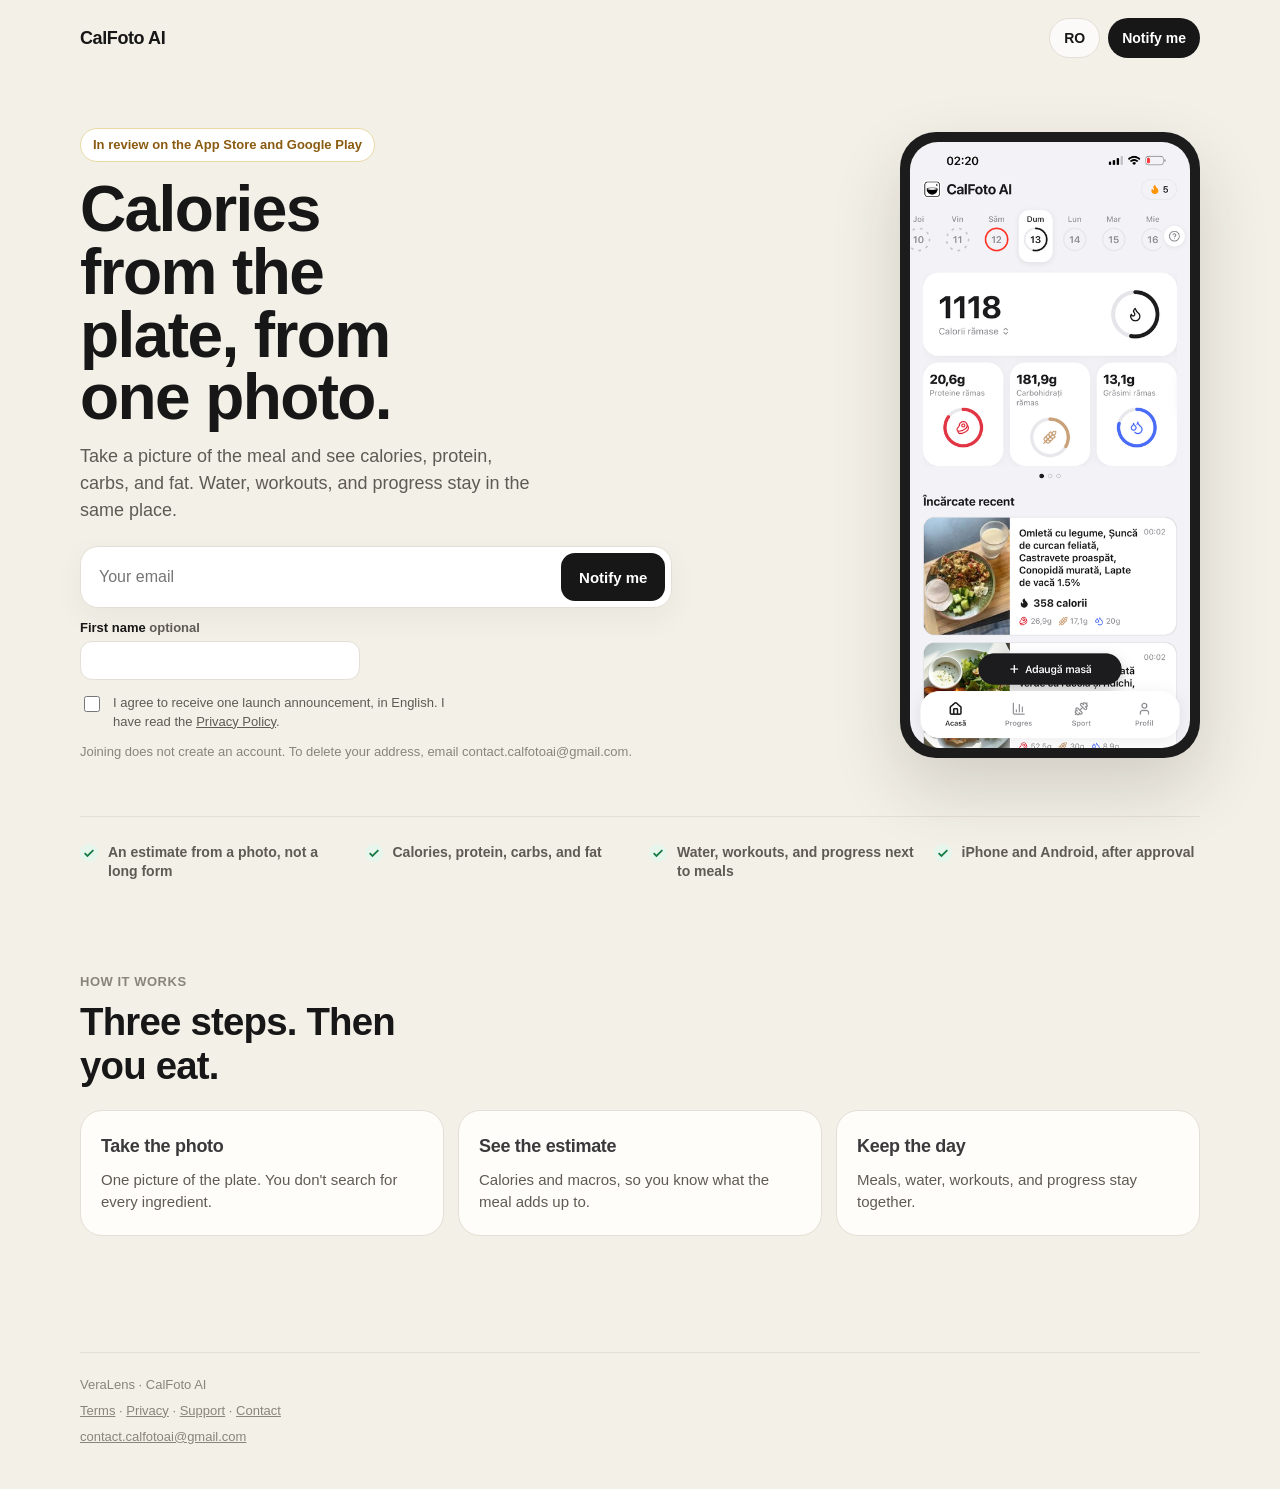
<file: index.html>
<!DOCTYPE html>
<html lang="en">
  <head>
    <meta charset="UTF-8" />
    <meta name="viewport" content="width=device-width, initial-scale=1" />
    <title>CalFoto AI</title>
    <meta
      name="description"
      content="CalFoto AI waiting list, plus the official Terms, Privacy Policy, Support, and Contact pages."
    />
    <link rel="stylesheet" href="./styles.css?v=9" />
    <script>
      (function () {
        var lang = (navigator.languages && navigator.languages[0]) || navigator.language || "en";
        var dest = String(lang).toLowerCase().indexOf("ro") === 0 ? "./ro/" : "./en/";
        location.replace(dest + location.search + location.hash);
      })();
    </script>
  </head>
  <body>
    <div class="wrap">
      <header class="site-header">
        <a class="brand" href="./">CalFoto AI</a>
        <nav>
          <a href="./terms.html">Terms</a>
          <a href="./privacy.html">Privacy</a>
          <a href="./support.html">Support</a>
          <a href="./contact.html">Contact</a>
        </nav>
      </header>
    </div>
    <main class="wrap">
      <section class="hero">
        <h1>CalFoto AI</h1>
        <p>
          <a href="./ro/">Română</a>
          ·
          <a href="./en/">English</a>
        </p>
        <p>
          Track food, calories, workouts, and progress from photos. Operated by VeraLens.
          These pages are the official legal documents for App Store and Google Play.
        </p>
      </section>
      <div class="cards">
        <a class="card" href="./terms.html">
          <strong>Terms of Use</strong>
          <span>Subscriptions, eligibility, AI estimates, and your account.</span>
        </a>
        <a class="card" href="./privacy.html">
          <strong>Privacy Policy</strong>
          <span>What data we collect, why, and how to delete it.</span>
        </a>
        <a class="card" href="./support.html">
          <strong>Support</strong>
          <span>Cancel a subscription or delete your account.</span>
        </a>
        <a class="card" href="./contact.html">
          <strong>Contact</strong>
          <span>Send a message about the app, account, or billing.</span>
        </a>
      </div>
    </main>
    <footer class="site-footer">
      <div class="wrap">
        <p>VeraLens · CalFoto AI</p>
        <p><a href="mailto:contact.calfotoai@gmail.com">contact.calfotoai@gmail.com</a></p>
      </div>
    </footer>
  </body>
</html>
</file>
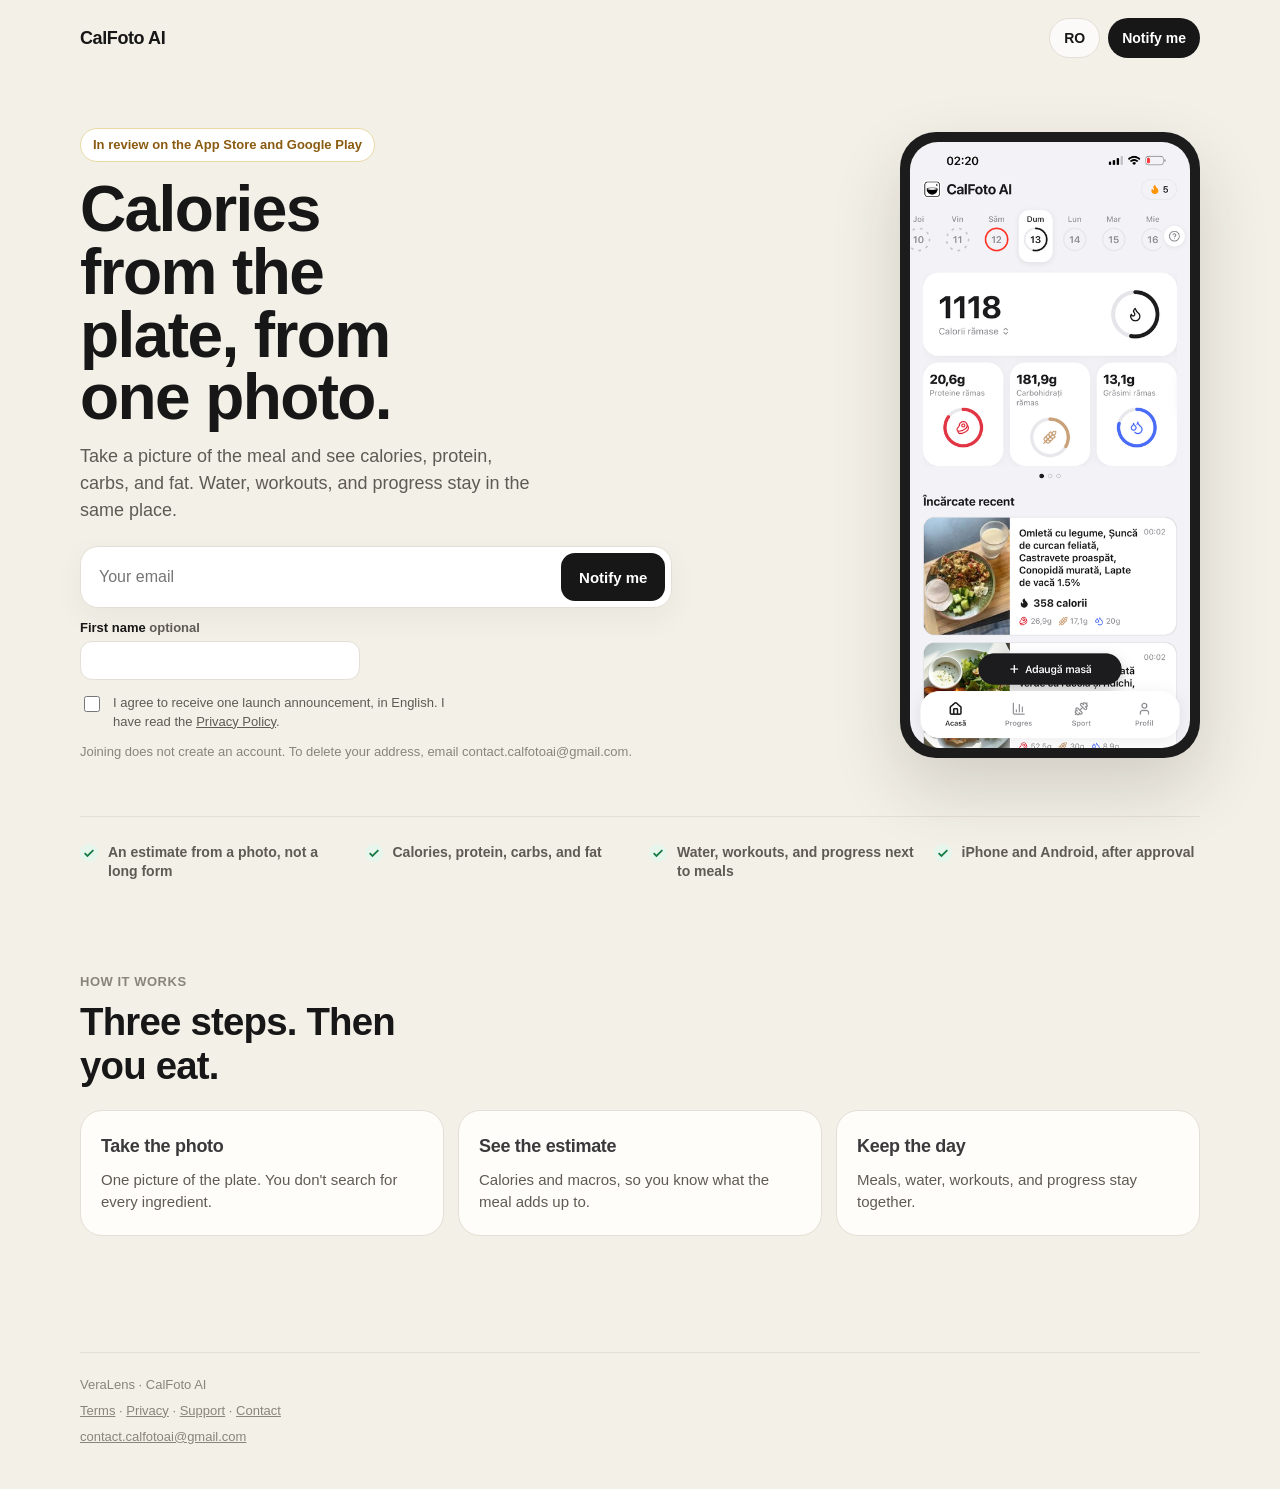
<file: en/index.html>
<!DOCTYPE html>
<html lang="en">
  <head>
    <meta charset="UTF-8" />
    <meta name="viewport" content="width=device-width, initial-scale=1" />
    <title>CalFoto AI — waiting list</title>
    <meta
      name="description"
      content="Photograph your plate and see the calories. Join the list for CalFoto AI on the App Store and Google Play."
    />
    <link rel="canonical" href="https://veralens1.github.io/calfoto-ai/en/" />
    <link rel="alternate" hreflang="en" href="https://veralens1.github.io/calfoto-ai/en/" />
    <link rel="alternate" hreflang="ro" href="https://veralens1.github.io/calfoto-ai/ro/" />
    <link rel="stylesheet" href="../styles.css?v=12" />
  </head>
  <body class="landing">
    <header class="land-bar">
      <a class="land-logo" href="./">CalFoto AI</a>
      <div class="land-bar-actions">
        <a class="land-lang" href="../ro/" data-lang-switch hreflang="ro">RO</a>
        <a class="land-bar-btn" href="#join">Notify me</a>
      </div>
    </header>
    <main>
      <section class="land-hero">
        <div class="land-copy">
          <p class="land-eyebrow">In review on the App Store and Google Play</p>
          <h1>Calories from the plate, from one photo.</h1>
          <p class="land-lead">
            Take a picture of the meal and see calories, protein, carbs, and fat.
            Water, workouts, and progress stay in the same place.
          </p>
          <form id="join" class="land-form" data-waitlist data-locale="en" novalidate>
            <div data-banner role="status" hidden></div>
            <div class="land-join">
              <label class="sr-only" for="email">Email</label>
              <input id="email" name="email" type="email" autocomplete="email" required maxlength="254" placeholder="Your email" />
              <button type="submit">Notify me</button>
            </div>
            <label class="land-name" for="first_name">
              <span>First name <em>optional</em></span>
              <input id="first_name" name="first_name" type="text" autocomplete="given-name" maxlength="80" />
            </label>
            <label class="land-consent">
              <input name="consent" type="checkbox" required />
              <span>
                I agree to receive one launch announcement, in English.
                I have read the <a href="../privacy.html">Privacy Policy</a>.
              </span>
            </label>
            <p class="land-note">Joining does not create an account. To delete your address, email contact.calfotoai@gmail.com.</p>
            <div class="hp" aria-hidden="true">
              <label for="website">Website</label>
              <input id="website" name="website" type="text" tabindex="-1" autocomplete="off" />
            </div>
            <input name="source" type="hidden" value="" />
          </form>
        </div>
        <div class="phone">
          <img src="../images/app-home.png" alt="The CalFoto AI home screen: calories left, protein, carbs, fat, and the meal just logged." />
        </div>
      </section>
      <section class="land-points">
        <ul>
          <li>An estimate from a photo, not a long form</li>
          <li>Calories, protein, carbs, and fat</li>
          <li>Water, workouts, and progress next to meals</li>
          <li>iPhone and Android, after approval</li>
        </ul>
      </section>
      <section class="land-steps">
        <p class="land-kicker">How it works</p>
        <h2>Three steps. Then you eat.</h2>
        <ol>
          <li>
            <strong>Take the photo</strong>
            <span>One picture of the plate. You don't search for every ingredient.</span>
          </li>
          <li>
            <strong>See the estimate</strong>
            <span>Calories and macros, so you know what the meal adds up to.</span>
          </li>
          <li>
            <strong>Keep the day</strong>
            <span>Meals, water, workouts, and progress stay together.</span>
          </li>
        </ol>
      </section>
    </main>
    <footer class="land-foot">
      <p>VeraLens · CalFoto AI</p>
      <p>
        <a href="../terms.html">Terms</a>
        ·
        <a href="../privacy.html">Privacy</a>
        ·
        <a href="../support.html">Support</a>
        ·
        <a href="../contact.html">Contact</a>
      </p>
      <p><a href="mailto:contact.calfotoai@gmail.com">contact.calfotoai@gmail.com</a></p>
    </footer>
    <script src="../waitlist.js?v=2"></script>
  </body>
</html>
</file>
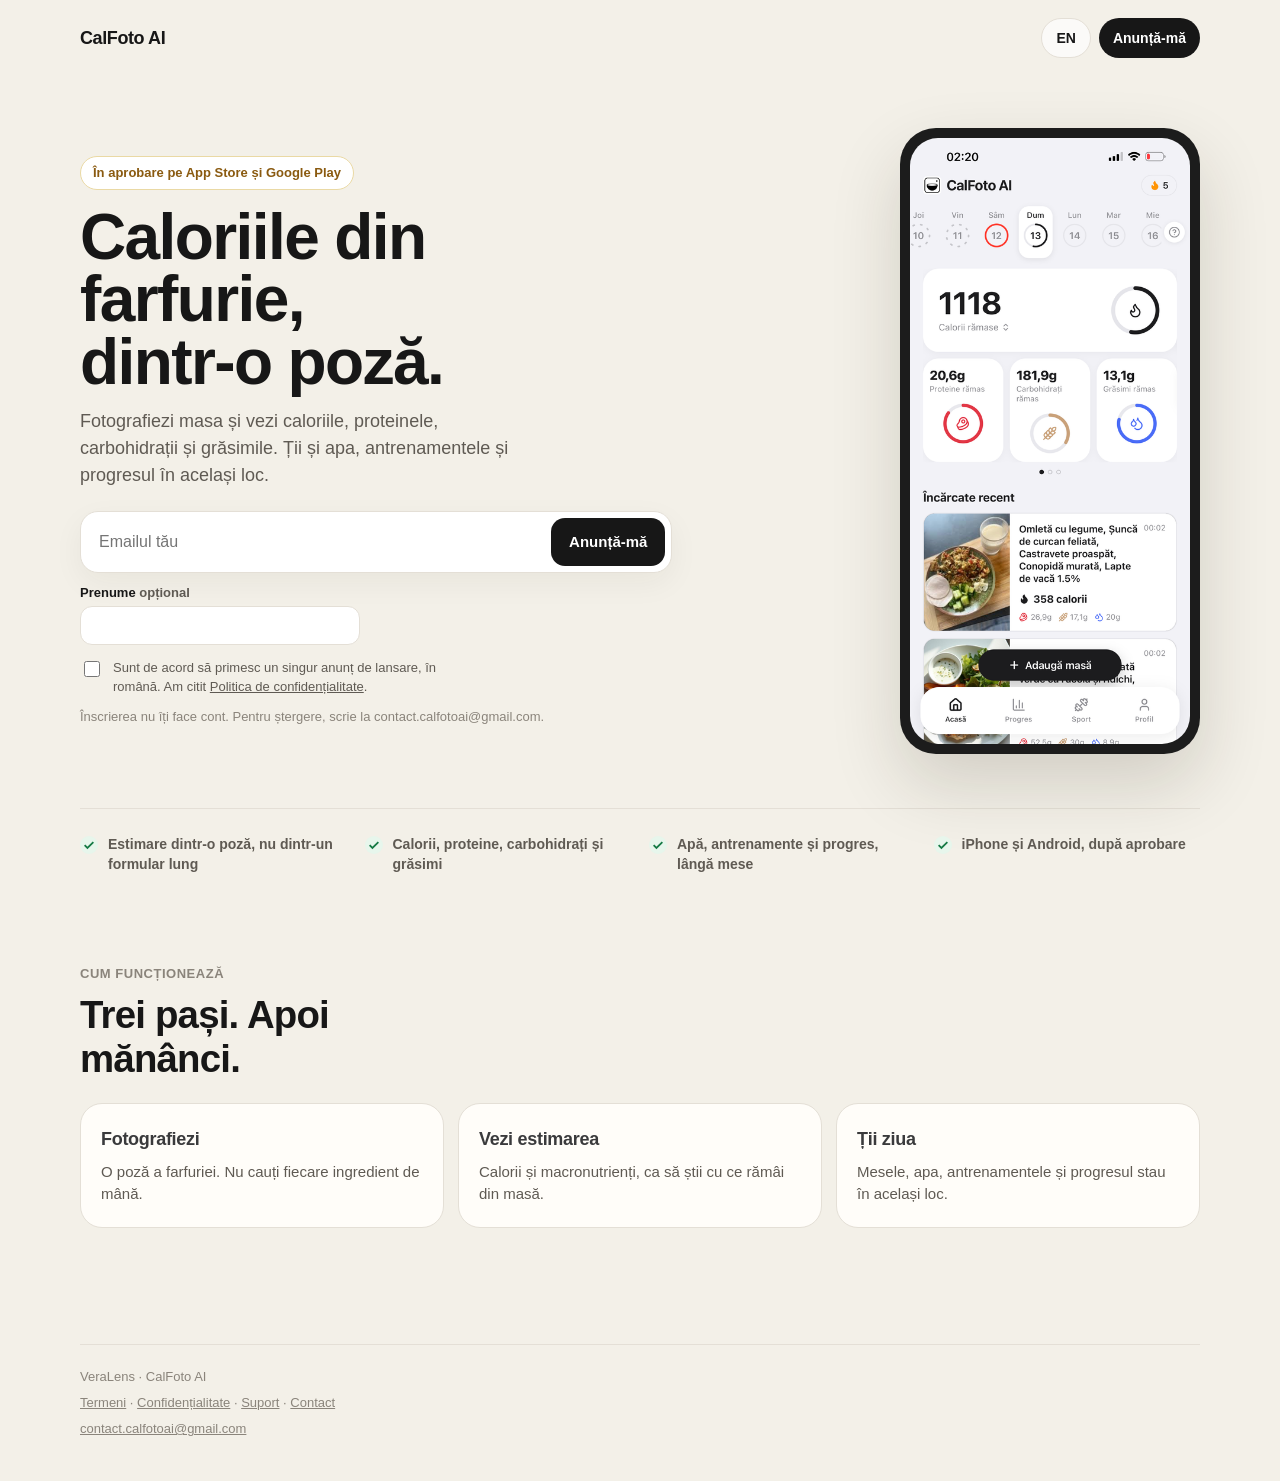
<file: ro/index.html>
<!DOCTYPE html>
<html lang="ro">
  <head>
    <meta charset="UTF-8" />
    <meta name="viewport" content="width=device-width, initial-scale=1" />
    <title>CalFoto AI — listă de așteptare</title>
    <meta
      name="description"
      content="Fotografiază farfuria și află caloriile. Înscrie-te ca să afli când CalFoto AI este pe App Store și Google Play."
    />
    <link rel="canonical" href="https://veralens1.github.io/calfoto-ai/ro/" />
    <link rel="alternate" hreflang="ro" href="https://veralens1.github.io/calfoto-ai/ro/" />
    <link rel="alternate" hreflang="en" href="https://veralens1.github.io/calfoto-ai/en/" />
    <link rel="stylesheet" href="../styles.css?v=12" />
  </head>
  <body class="landing">
    <header class="land-bar">
      <a class="land-logo" href="./">CalFoto AI</a>
      <div class="land-bar-actions">
        <a class="land-lang" href="../en/" data-lang-switch hreflang="en">EN</a>
        <a class="land-bar-btn" href="#join">Anunță-mă</a>
      </div>
    </header>
    <main>
      <section class="land-hero">
        <div class="land-copy">
          <p class="land-eyebrow">În aprobare pe App Store și Google Play</p>
          <h1>Caloriile din farfurie, dintr-o poză.</h1>
          <p class="land-lead">
            Fotografiezi masa și vezi caloriile, proteinele, carbohidrații și grăsimile.
            Ții și apa, antrenamentele și progresul în același loc.
          </p>
          <form id="join" class="land-form" data-waitlist data-locale="ro" novalidate>
            <div data-banner role="status" hidden></div>
            <div class="land-join">
              <label class="sr-only" for="email">Email</label>
              <input id="email" name="email" type="email" autocomplete="email" required maxlength="254" placeholder="Emailul tău" />
              <button type="submit">Anunță-mă</button>
            </div>
            <label class="land-name" for="first_name">
              <span>Prenume <em>opțional</em></span>
              <input id="first_name" name="first_name" type="text" autocomplete="given-name" maxlength="80" />
            </label>
            <label class="land-consent">
              <input name="consent" type="checkbox" required />
              <span>
                Sunt de acord să primesc un singur anunț de lansare, în română.
                Am citit <a href="../privacy.html">Politica de confidențialitate</a>.
              </span>
            </label>
            <p class="land-note">Înscrierea nu îți face cont. Pentru ștergere, scrie la contact.calfotoai@gmail.com.</p>
            <div class="hp" aria-hidden="true">
              <label for="website">Website</label>
              <input id="website" name="website" type="text" tabindex="-1" autocomplete="off" />
            </div>
            <input name="source" type="hidden" value="" />
          </form>
        </div>
        <div class="phone">
          <img src="../images/app-home.png" alt="Ecranul principal din CalFoto AI: calorii rămase, proteine, carbohidrați, grăsimi și masa încărcată." />
        </div>
      </section>
      <section class="land-points">
        <ul>
          <li>Estimare dintr-o poză, nu dintr-un formular lung</li>
          <li>Calorii, proteine, carbohidrați și grăsimi</li>
          <li>Apă, antrenamente și progres, lângă mese</li>
          <li>iPhone și Android, după aprobare</li>
        </ul>
      </section>
      <section class="land-steps">
        <p class="land-kicker">Cum funcționează</p>
        <h2>Trei pași. Apoi mănânci.</h2>
        <ol>
          <li>
            <strong>Fotografiezi</strong>
            <span>O poză a farfuriei. Nu cauți fiecare ingredient de mână.</span>
          </li>
          <li>
            <strong>Vezi estimarea</strong>
            <span>Calorii și macronutrienți, ca să știi cu ce rămâi din masă.</span>
          </li>
          <li>
            <strong>Ții ziua</strong>
            <span>Mesele, apa, antrenamentele și progresul stau în același loc.</span>
          </li>
        </ol>
      </section>
    </main>
    <footer class="land-foot">
      <p>VeraLens · CalFoto AI</p>
      <p>
        <a href="../terms.html">Termeni</a>
        ·
        <a href="../privacy.html">Confidențialitate</a>
        ·
        <a href="../support.html">Suport</a>
        ·
        <a href="../contact.html">Contact</a>
      </p>
      <p><a href="mailto:contact.calfotoai@gmail.com">contact.calfotoai@gmail.com</a></p>
    </footer>
    <script src="../waitlist.js?v=2"></script>
  </body>
</html>
</file>
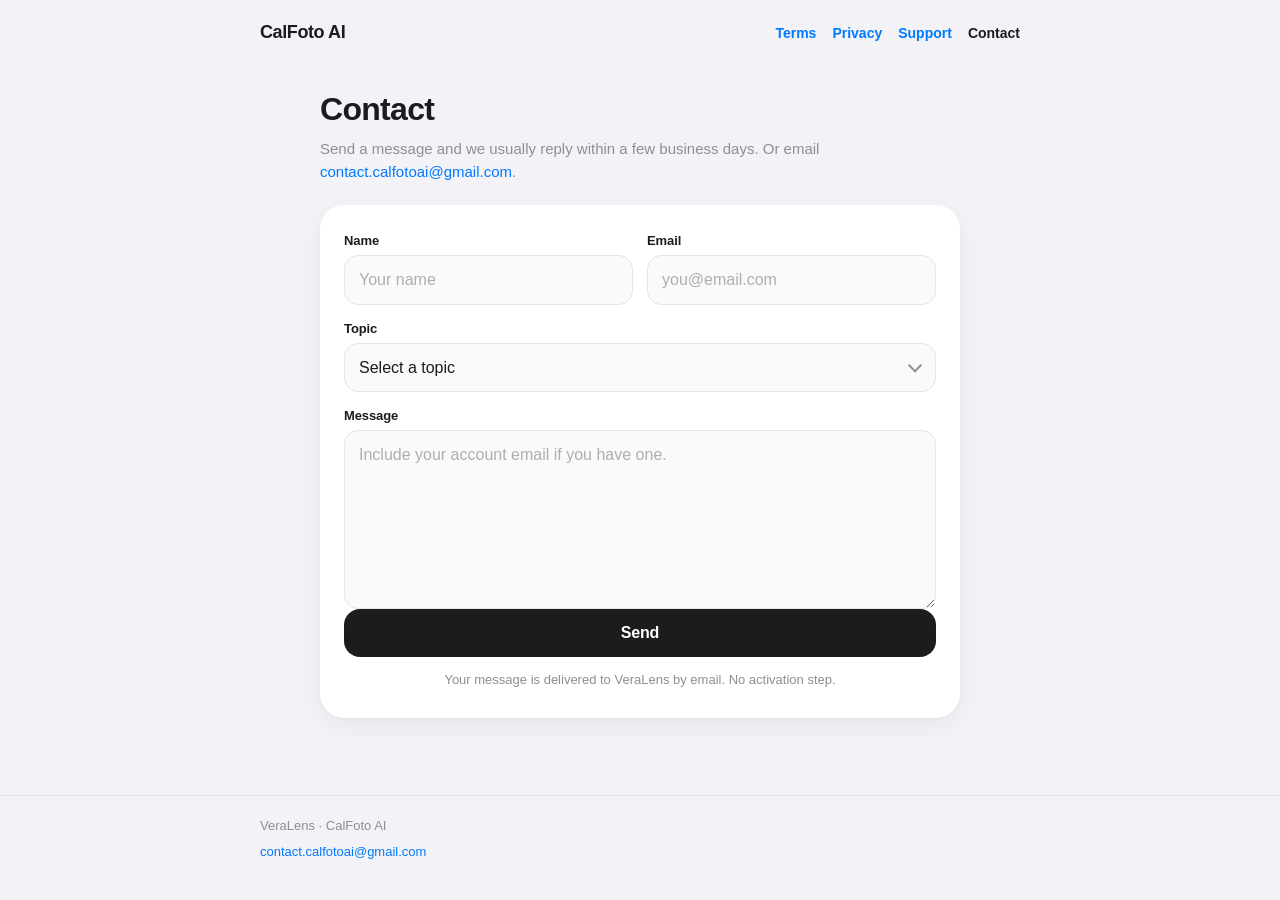
<file: contact.html>
<!DOCTYPE html>
<html lang="en">
  <head>
    <meta charset="UTF-8" />
    <meta name="viewport" content="width=device-width, initial-scale=1" />
    <meta http-equiv="Cache-Control" content="no-cache, no-store, must-revalidate" />
    <title>Contact — CalFoto AI</title>
    <meta
      name="description"
      content="Contact VeraLens about CalFoto AI: support, account, privacy, or billing questions."
    />
    <link rel="stylesheet" href="./styles.css?v=8" />
  </head>
  <body>
    <div class="wrap">
      <header class="site-header">
        <a class="brand" href="./">CalFoto AI</a>
        <nav>
          <a href="./terms.html">Terms</a>
          <a href="./privacy.html">Privacy</a>
          <a href="./support.html">Support</a>
          <a href="./contact.html" aria-current="page">Contact</a>
        </nav>
      </header>
    </div>
    <main class="wrap contact-page">
      <section class="contact-intro">
        <h1>Contact</h1>
        <p class="lede">
          Send a message and we usually reply within a few business days. Or email
          <a href="mailto:contact.calfotoai@gmail.com">contact.calfotoai@gmail.com</a>.
        </p>
      </section>

      <p id="sent-banner" class="sent-banner" hidden>Thanks — your message was sent.</p>
      <p id="error-banner" class="error-banner" hidden></p>

      <form class="contact-form" id="contact-form">
        <input type="text" name="website" class="hp" tabindex="-1" autocomplete="off" aria-hidden="true" />

        <div class="contact-grid">
          <div class="field">
            <label for="name">Name</label>
            <input id="name" name="name" type="text" autocomplete="name" required maxlength="120" placeholder="Your name" />
          </div>
          <div class="field">
            <label for="email">Email</label>
            <input id="email" name="email" type="email" autocomplete="email" required maxlength="200" placeholder="you@email.com" />
          </div>
          <div class="field field-full">
            <label for="topic">Topic</label>
            <div class="select-wrap">
              <select id="topic" name="topic" required>
                <option value="" disabled selected>Select a topic</option>
                <option value="Support">Support / app issue</option>
                <option value="Account">Account or data deletion</option>
                <option value="Billing">Subscription / billing</option>
                <option value="Privacy">Privacy</option>
                <option value="Other">Other</option>
              </select>
            </div>
          </div>
          <div class="field field-full">
            <label for="message">Message</label>
            <textarea
              id="message"
              name="message"
              rows="7"
              required
              maxlength="4000"
              placeholder="Include your account email if you have one."
            ></textarea>
          </div>
        </div>

        <button type="submit" class="contact-submit" id="submit-btn">Send</button>
        <p class="form-note">Your message is delivered to VeraLens by email. No activation step.</p>
      </form>
    </main>
    <footer class="site-footer">
      <div class="wrap">
        <p>VeraLens · CalFoto AI</p>
        <p><a href="mailto:contact.calfotoai@gmail.com">contact.calfotoai@gmail.com</a></p>
      </div>
    </footer>
    <script>
      (function () {
        var ENDPOINT = "https://food-recognition-proxy.farfuria-proxy.workers.dev/contact";
        var form = document.getElementById("contact-form");
        var sent = document.getElementById("sent-banner");
        var err = document.getElementById("error-banner");
        var btn = document.getElementById("submit-btn");

        function setButton(label, disabled) {
          btn.textContent = label;
          btn.disabled = !!disabled;
          btn.classList.toggle("is-sent", label === "Sent");
        }

        form.addEventListener("submit", function (event) {
          event.preventDefault();
          err.hidden = true;
          sent.hidden = true;

          var payload = {
            name: document.getElementById("name").value.trim(),
            email: document.getElementById("email").value.trim(),
            topic: document.getElementById("topic").value,
            message: document.getElementById("message").value.trim(),
            website: form.querySelector('[name="website"]').value
          };

          if (!payload.name || !payload.email || !payload.topic || !payload.message) {
            form.reportValidity();
            return;
          }

          setButton("Sending…", true);

          fetch(ENDPOINT, {
            method: "POST",
            headers: { "Content-Type": "application/json" },
            body: JSON.stringify(payload)
          })
            .then(function (res) {
              return res.json().then(function (data) {
                return { ok: res.ok && data && data.ok, data: data };
              }).catch(function () {
                return { ok: false, data: null };
              });
            })
            .then(function (result) {
              if (!result.ok) {
                throw new Error((result.data && result.data.error) || "Could not send message.");
              }
              sent.hidden = false;
              setButton("Sent", true);
            })
            .catch(function (error) {
              err.textContent = error.message || "Could not send message.";
              err.hidden = false;
              setButton("Send", false);
            });
        });
      })();
    </script>
  </body>
</html>
</file>
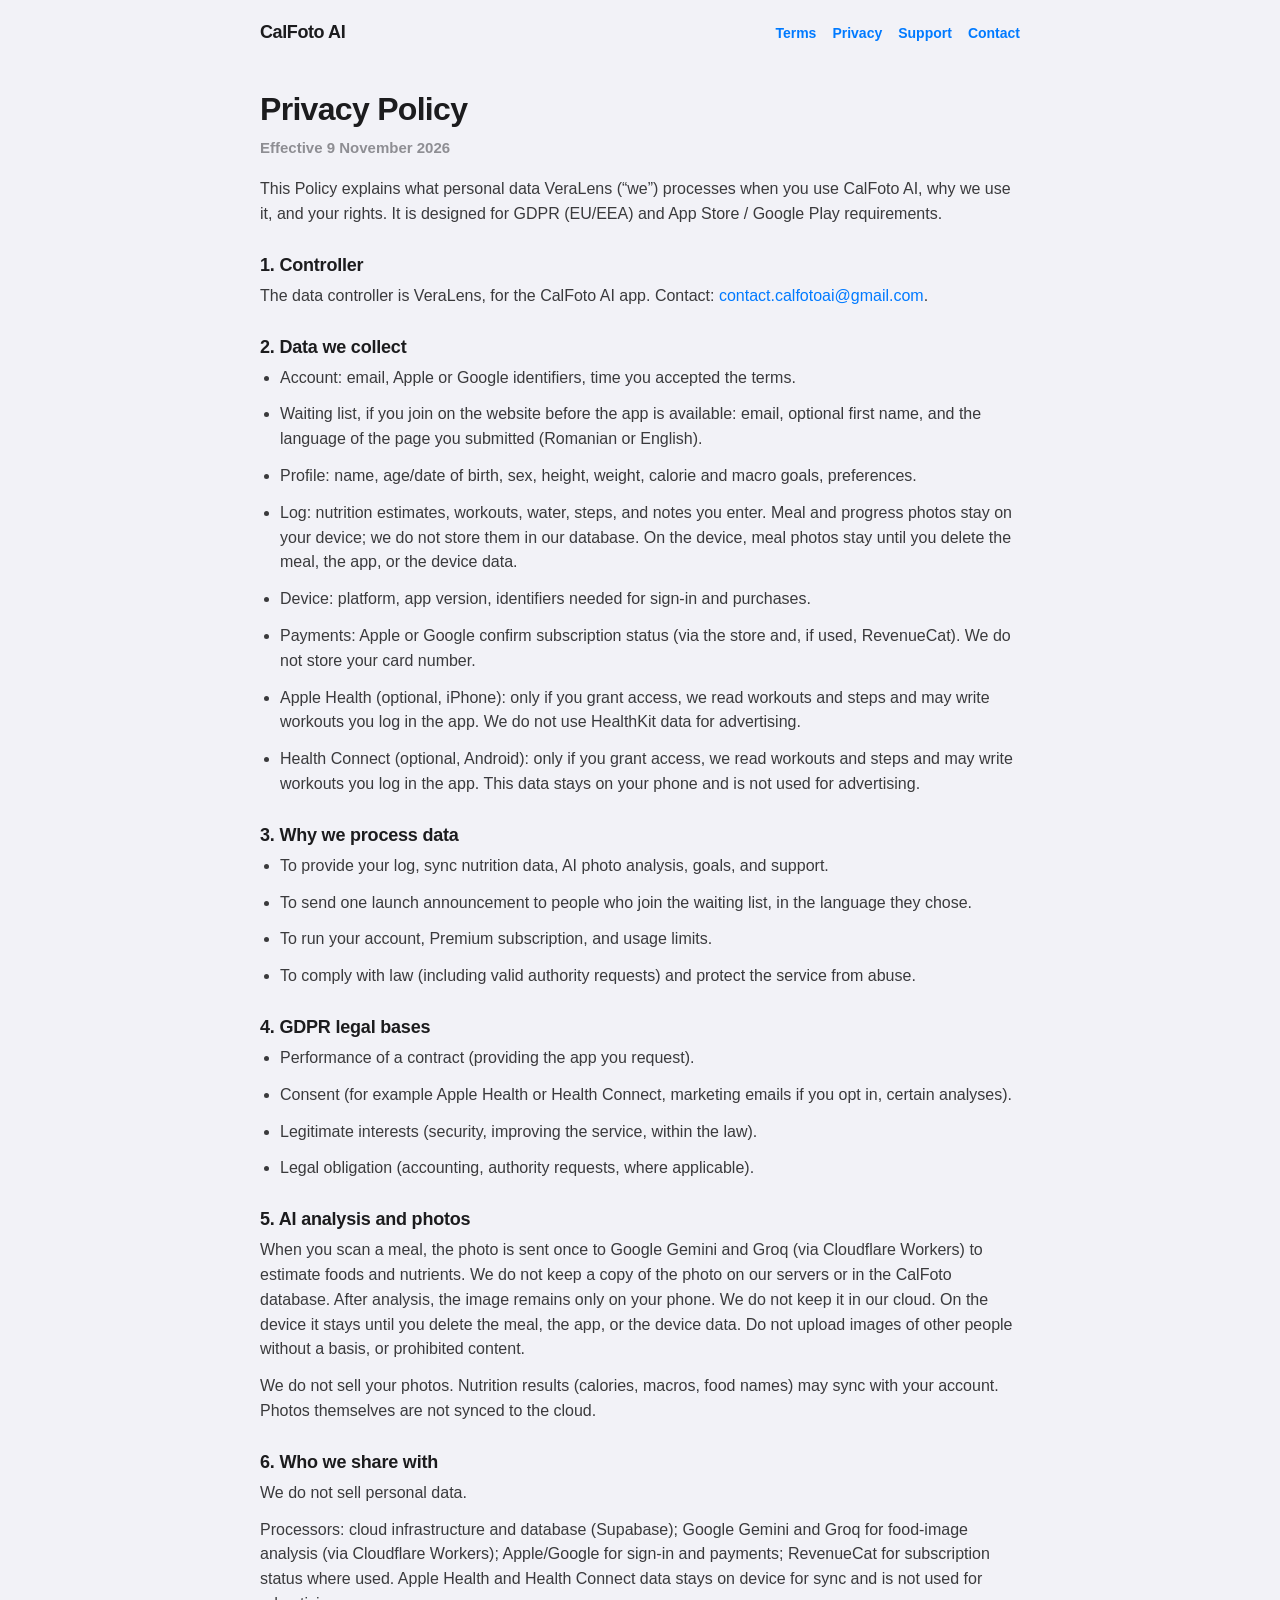
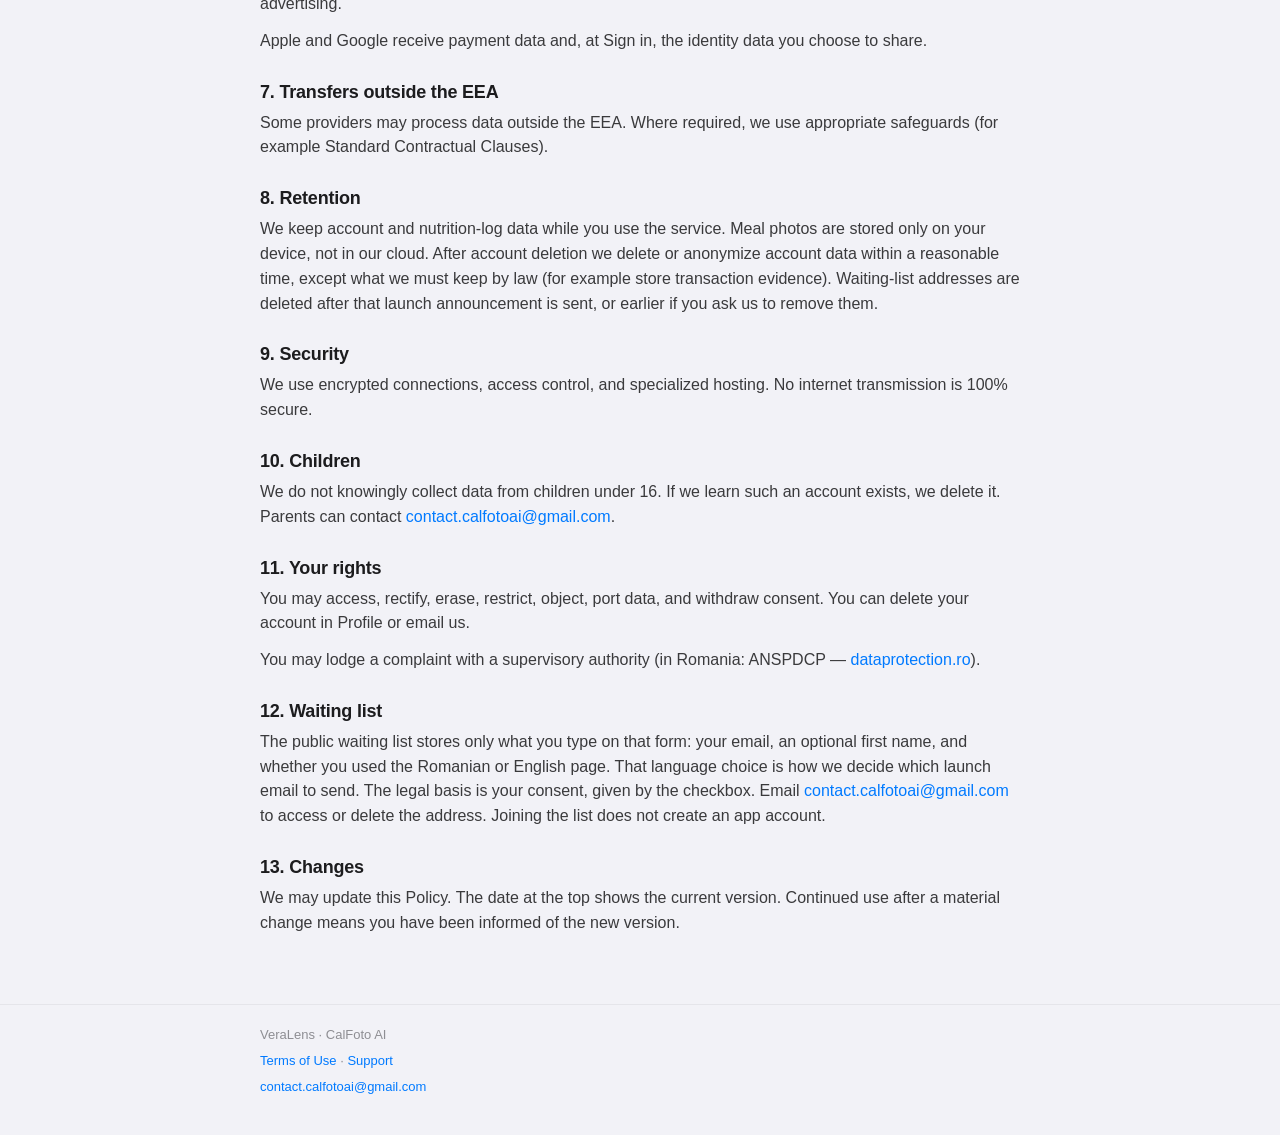
<file: privacy.html>
<!DOCTYPE html>
<html lang="en">
  <head>
    <meta charset="UTF-8" />
    <meta name="viewport" content="width=device-width, initial-scale=1" />
    <title>Privacy Policy — CalFoto AI</title>
    <meta
      name="description"
      content="Privacy Policy for CalFoto AI: data we collect, AI photo analysis, GDPR rights, and account deletion."
    />
    <link rel="stylesheet" href="./styles.css?v=8" />
  </head>
  <body>
    <div class="wrap">
      <header class="site-header">
        <a class="brand" href="./">CalFoto AI</a>
        <nav>
          <a href="./terms.html">Terms</a>
          <a href="./privacy.html">Privacy</a>
          <a href="./support.html">Support</a>
          <a href="./contact.html">Contact</a>
        </nav>
      </header>
    </div>
    <main class="wrap">
      <h1>Privacy Policy</h1>
      <p class="updated">Effective 9 November 2026</p>
      <p>
        This Policy explains what personal data VeraLens (“we”) processes when you use CalFoto AI,
        why we use it, and your rights. It is designed for GDPR (EU/EEA) and App Store / Google Play
        requirements.
      </p>

      <h2>1. Controller</h2>
      <p>
        The data controller is VeraLens, for the CalFoto AI app. Contact:
        <a href="mailto:contact.calfotoai@gmail.com">contact.calfotoai@gmail.com</a>.
      </p>

      <h2>2. Data we collect</h2>
      <ul>
        <li>Account: email, Apple or Google identifiers, time you accepted the terms.</li>
        <li>
          Waiting list, if you join on the website before the app is available: email, optional first
          name, and the language of the page you submitted (Romanian or English).
        </li>
        <li>Profile: name, age/date of birth, sex, height, weight, calorie and macro goals, preferences.</li>
        <li>Log: nutrition estimates, workouts, water, steps, and notes you enter. Meal and progress photos stay on your device; we do not store them in our database. On the device, meal photos stay until you delete the meal, the app, or the device data.</li>
        <li>Device: platform, app version, identifiers needed for sign-in and purchases.</li>
        <li>
          Payments: Apple or Google confirm subscription status (via the store and, if used,
          RevenueCat). We do not store your card number.
        </li>
        <li>
          Apple Health (optional, iPhone): only if you grant access, we read workouts and steps and may write
          workouts you log in the app. We do not use HealthKit data for advertising.
        </li>
        <li>
          Health Connect (optional, Android): only if you grant access, we read workouts and steps and
          may write workouts you log in the app. This data stays on your phone and is not used for
          advertising.
        </li>
      </ul>

      <h2>3. Why we process data</h2>
      <ul>
        <li>To provide your log, sync nutrition data, AI photo analysis, goals, and support.</li>
        <li>To send one launch announcement to people who join the waiting list, in the language they chose.</li>
        <li>To run your account, Premium subscription, and usage limits.</li>
        <li>
          To comply with law (including valid authority requests) and protect the service from abuse.
        </li>
      </ul>

      <h2>4. GDPR legal bases</h2>
      <ul>
        <li>Performance of a contract (providing the app you request).</li>
        <li>Consent (for example Apple Health or Health Connect, marketing emails if you opt in, certain analyses).</li>
        <li>Legitimate interests (security, improving the service, within the law).</li>
        <li>Legal obligation (accounting, authority requests, where applicable).</li>
      </ul>

      <h2>5. AI analysis and photos</h2>
      <p>
        When you scan a meal, the photo is sent once to Google Gemini and Groq (via Cloudflare
        Workers) to estimate foods and nutrients. We do not keep a copy of the photo on our servers
        or in the CalFoto database. After analysis, the image remains only on your phone. We do not
        keep it in our cloud. On the device it stays until you delete the
        meal, the app, or the device data. Do not upload images of other people without a basis, or prohibited content.
      </p>
      <p>
        We do not sell your photos. Nutrition results (calories, macros, food names) may sync with
        your account. Photos themselves are not synced to the cloud.
      </p>

      <h2>6. Who we share with</h2>
      <p>We do not sell personal data.</p>
      <p>
        Processors: cloud infrastructure and database (Supabase); Google Gemini and Groq for
        food-image analysis (via Cloudflare Workers); Apple/Google for sign-in and payments;
        RevenueCat for subscription status where used. Apple Health and Health Connect data stays on
        device for sync and is not used for advertising.
      </p>
      <p>
        Apple and Google receive payment data and, at Sign in, the identity data you choose to share.
      </p>

      <h2>7. Transfers outside the EEA</h2>
      <p>
        Some providers may process data outside the EEA. Where required, we use appropriate
        safeguards (for example Standard Contractual Clauses).
      </p>

      <h2>8. Retention</h2>
      <p>
        We keep account and nutrition-log data while you use the service. Meal photos are stored only
        on your device, not in our cloud. After account deletion we delete or anonymize account data
        within a reasonable time, except what we must keep by law (for example store transaction
        evidence). Waiting-list addresses are deleted after that launch announcement is sent, or
        earlier if you ask us to remove them.
      </p>

      <h2>9. Security</h2>
      <p>
        We use encrypted connections, access control, and specialized hosting. No internet
        transmission is 100% secure.
      </p>

      <h2>10. Children</h2>
      <p>
        We do not knowingly collect data from children under 16. If we learn such an account exists,
        we delete it. Parents can contact
        <a href="mailto:contact.calfotoai@gmail.com">contact.calfotoai@gmail.com</a>.
      </p>

      <h2>11. Your rights</h2>
      <p>
        You may access, rectify, erase, restrict, object, port data, and withdraw consent. You can
        delete your account in Profile or email us.
      </p>
      <p>
        You may lodge a complaint with a supervisory authority (in Romania: ANSPDCP —
        <a href="https://www.dataprotection.ro/" rel="noopener noreferrer">dataprotection.ro</a>).
      </p>

      <h2>12. Waiting list</h2>
      <p>
        The public waiting list stores only what you type on that form: your email, an optional first
        name, and whether you used the Romanian or English page. That language choice is how we decide
        which launch email to send. The legal basis is your consent, given by the checkbox. Email
        <a href="mailto:contact.calfotoai@gmail.com">contact.calfotoai@gmail.com</a>
        to access or delete the address. Joining the list does not create an app account.
      </p>

      <h2>13. Changes</h2>
      <p>
        We may update this Policy. The date at the top shows the current version. Continued use after
        a material change means you have been informed of the new version.
      </p>
    </main>
    <footer class="site-footer">
      <div class="wrap">
        <p>VeraLens · CalFoto AI</p>
        <p><a href="./terms.html">Terms of Use</a> · <a href="./support.html">Support</a></p>
        <p><a href="mailto:contact.calfotoai@gmail.com">contact.calfotoai@gmail.com</a></p>
      </div>
    </footer>
  </body>
</html>
</file>
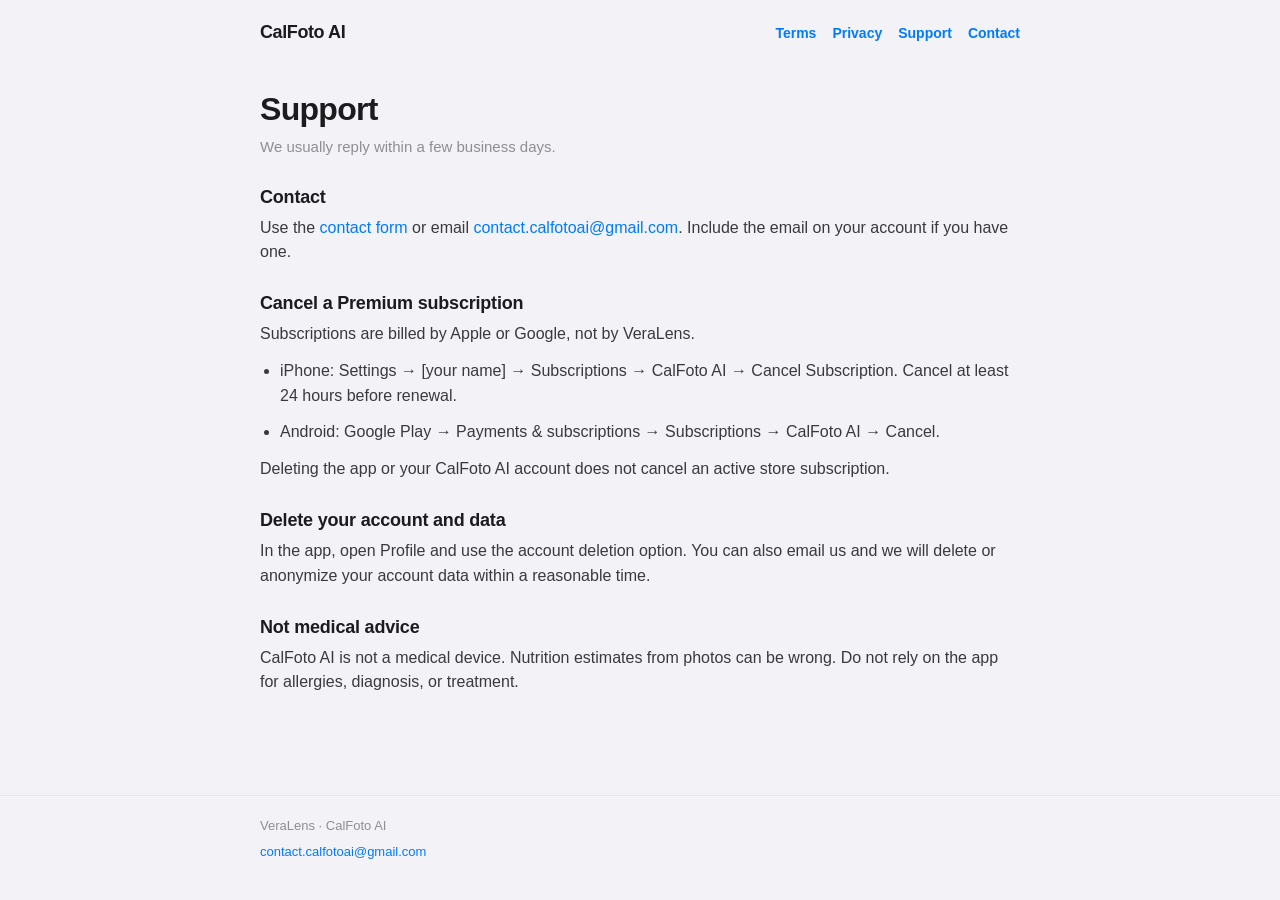
<file: support.html>
<!DOCTYPE html>
<html lang="en">
  <head>
    <meta charset="UTF-8" />
    <meta name="viewport" content="width=device-width, initial-scale=1" />
    <title>Support — CalFoto AI</title>
    <meta name="description" content="CalFoto AI support, account deletion, and subscription cancellation." />
    <link rel="stylesheet" href="./styles.css?v=8" />
  </head>
  <body>
    <div class="wrap">
      <header class="site-header">
        <a class="brand" href="./">CalFoto AI</a>
        <nav>
          <a href="./terms.html">Terms</a>
          <a href="./privacy.html">Privacy</a>
          <a href="./support.html">Support</a>
          <a href="./contact.html">Contact</a>
        </nav>
      </header>
    </div>
    <main class="wrap">
      <h1>Support</h1>
      <p class="lede">We usually reply within a few business days.</p>

      <h2>Contact</h2>
      <p>
        Use the <a href="./contact.html">contact form</a> or email
        <a href="mailto:contact.calfotoai@gmail.com">contact.calfotoai@gmail.com</a>.
        Include the email on your account if you have one.
      </p>

      <h2>Cancel a Premium subscription</h2>
      <p>Subscriptions are billed by Apple or Google, not by VeraLens.</p>
      <ul>
        <li>iPhone: Settings → [your name] → Subscriptions → CalFoto AI → Cancel Subscription. Cancel at least 24 hours before renewal.</li>
        <li>Android: Google Play → Payments &amp; subscriptions → Subscriptions → CalFoto AI → Cancel.</li>
      </ul>
      <p>Deleting the app or your CalFoto AI account does not cancel an active store subscription.</p>

      <h2>Delete your account and data</h2>
      <p>
        In the app, open Profile and use the account deletion option. You can also email us and we will
        delete or anonymize your account data within a reasonable time.
      </p>

      <h2>Not medical advice</h2>
      <p>
        CalFoto AI is not a medical device. Nutrition estimates from photos can be wrong. Do not rely on
        the app for allergies, diagnosis, or treatment.
      </p>
    </main>
    <footer class="site-footer">
      <div class="wrap">
        <p>VeraLens · CalFoto AI</p>
        <p><a href="mailto:contact.calfotoai@gmail.com">contact.calfotoai@gmail.com</a></p>
      </div>
    </footer>
  </body>
</html>
</file>
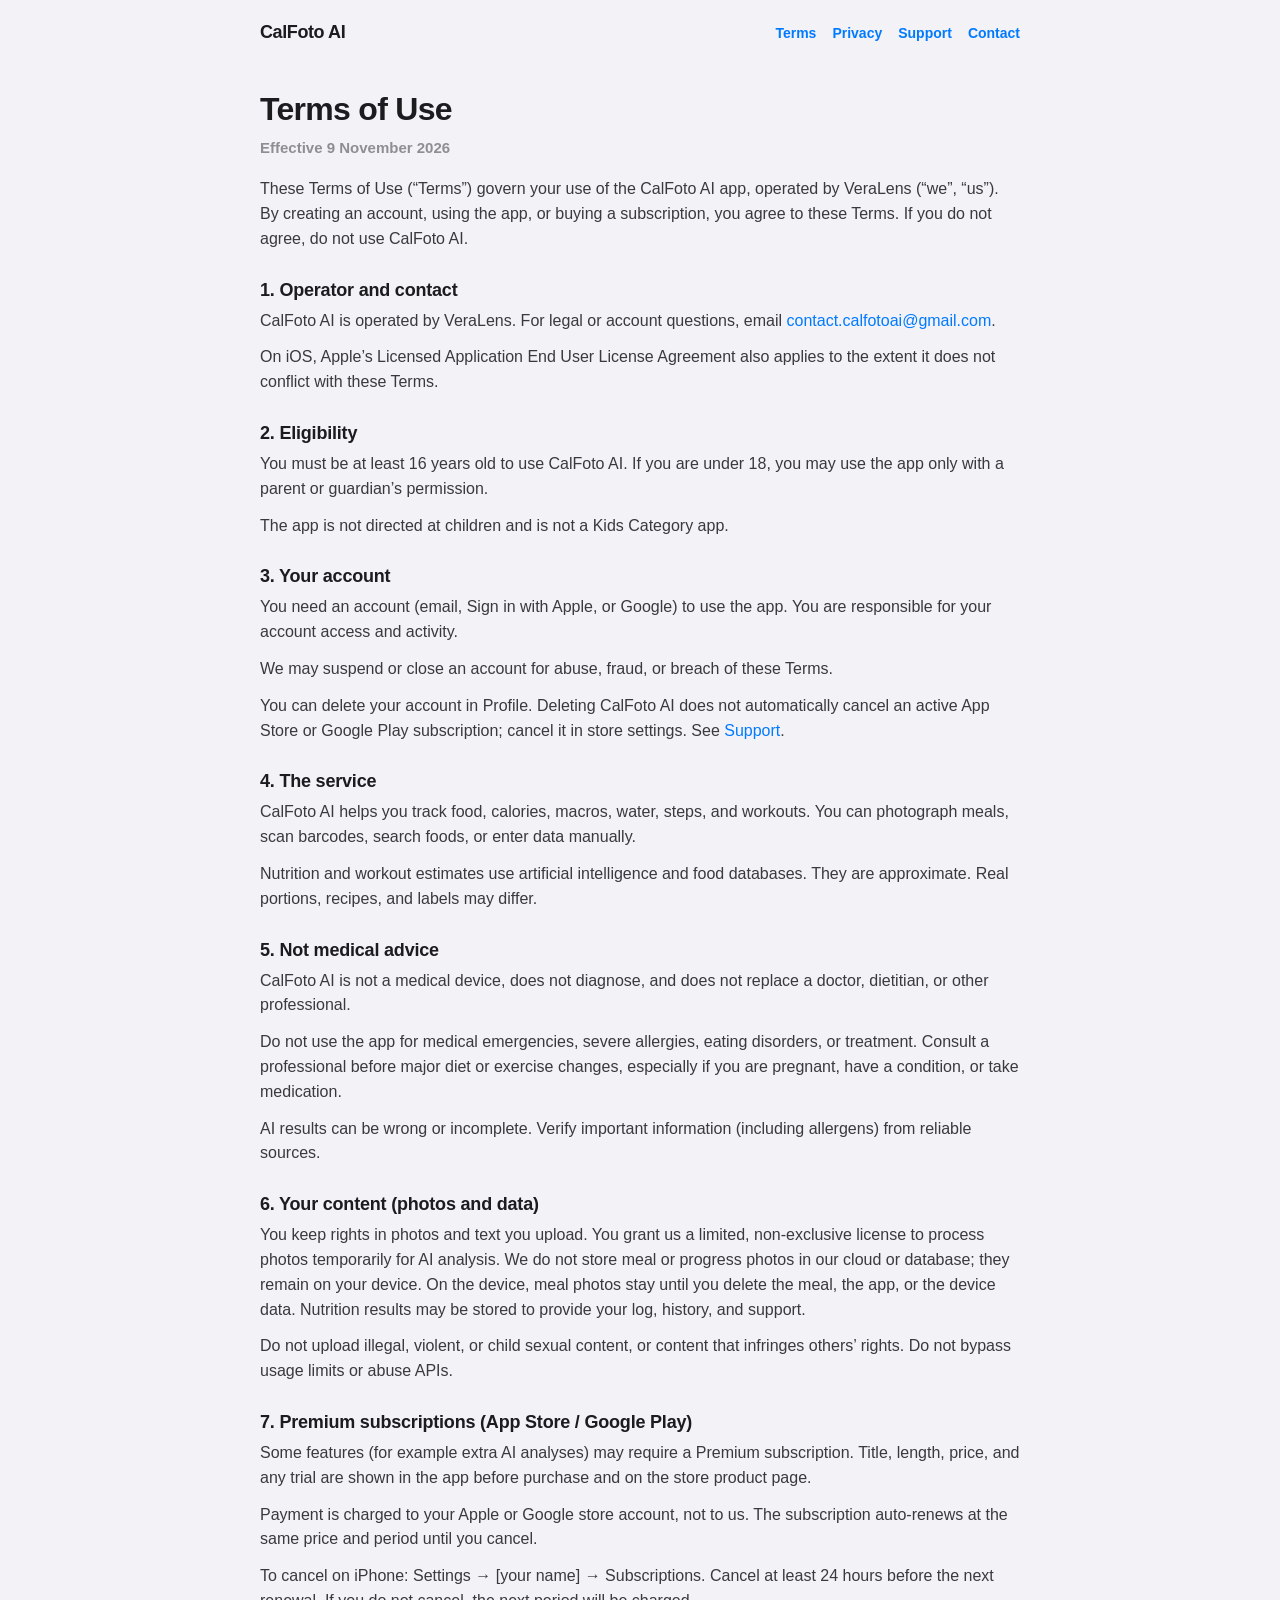
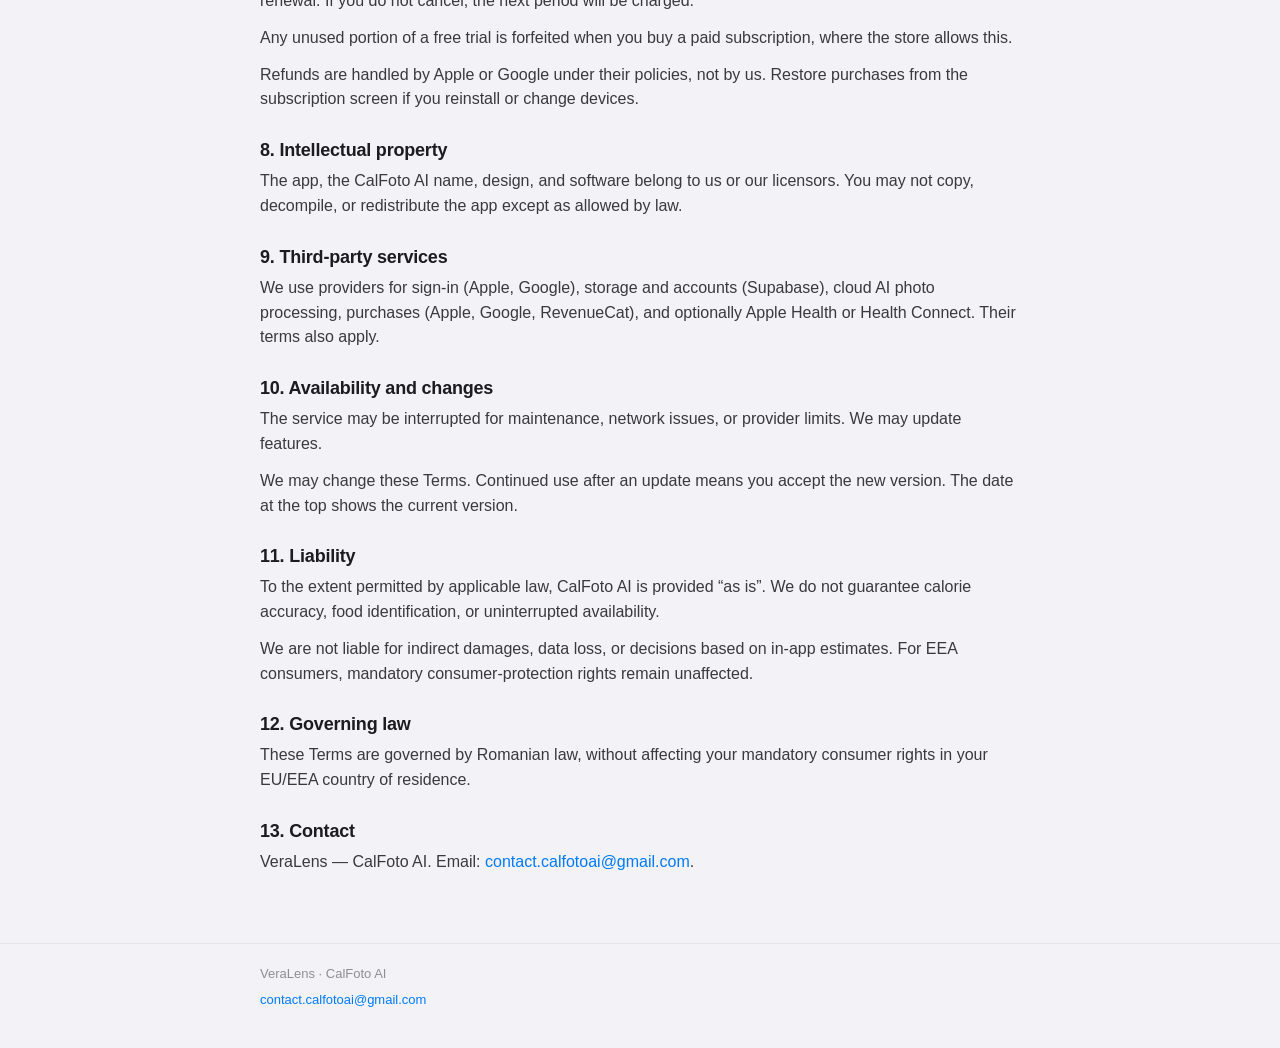
<file: terms.html>
<!DOCTYPE html>
<html lang="en">
  <head>
    <meta charset="UTF-8" />
    <meta name="viewport" content="width=device-width, initial-scale=1" />
    <title>Terms of Use — CalFoto AI</title>
    <meta
      name="description"
      content="Terms of Use for CalFoto AI, including subscriptions, eligibility, and AI nutrition estimates."
    />
    <link rel="stylesheet" href="./styles.css?v=8" />
  </head>
  <body>
    <div class="wrap">
      <header class="site-header">
        <a class="brand" href="./">CalFoto AI</a>
        <nav>
          <a href="./terms.html">Terms</a>
          <a href="./privacy.html">Privacy</a>
          <a href="./support.html">Support</a>
          <a href="./contact.html">Contact</a>
        </nav>
      </header>
    </div>
    <main class="wrap">
      <h1>Terms of Use</h1>
      <p class="updated">Effective 9 November 2026</p>
      <p>
        These Terms of Use (“Terms”) govern your use of the CalFoto AI app, operated by VeraLens
        (“we”, “us”). By creating an account, using the app, or buying a subscription, you agree to
        these Terms. If you do not agree, do not use CalFoto AI.
      </p>

      <h2>1. Operator and contact</h2>
      <p>
        CalFoto AI is operated by VeraLens. For legal or account questions, email
        <a href="mailto:contact.calfotoai@gmail.com">contact.calfotoai@gmail.com</a>.
      </p>
      <p>
        On iOS, Apple’s Licensed Application End User License Agreement also applies to the extent it
        does not conflict with these Terms.
      </p>

      <h2>2. Eligibility</h2>
      <p>
        You must be at least 16 years old to use CalFoto AI. If you are under 18, you may use the app
        only with a parent or guardian’s permission.
      </p>
      <p>The app is not directed at children and is not a Kids Category app.</p>

      <h2>3. Your account</h2>
      <p>
        You need an account (email, Sign in with Apple, or Google) to use the app. You
        are responsible for your account access and activity.
      </p>
      <p>We may suspend or close an account for abuse, fraud, or breach of these Terms.</p>
      <p>
        You can delete your account in Profile. Deleting CalFoto AI does not automatically cancel an
        active App Store or Google Play subscription; cancel it in store settings. See
        <a href="./support.html">Support</a>.
      </p>

      <h2>4. The service</h2>
      <p>
        CalFoto AI helps you track food, calories, macros, water, steps, and workouts. You can
        photograph meals, scan barcodes, search foods, or enter data manually.
      </p>
      <p>
        Nutrition and workout estimates use artificial intelligence and food databases. They are
        approximate. Real portions, recipes, and labels may differ.
      </p>

      <h2>5. Not medical advice</h2>
      <p>
        CalFoto AI is not a medical device, does not diagnose, and does not replace a doctor,
        dietitian, or other professional.
      </p>
      <p>
        Do not use the app for medical emergencies, severe allergies, eating disorders, or treatment.
        Consult a professional before major diet or exercise changes, especially if you are pregnant,
        have a condition, or take medication.
      </p>
      <p>
        AI results can be wrong or incomplete. Verify important information (including allergens)
        from reliable sources.
      </p>

      <h2>6. Your content (photos and data)</h2>
      <p>
        You keep rights in photos and text you upload. You grant us a limited, non-exclusive license
        to process photos temporarily for AI analysis. We do not store meal or progress photos in our
        cloud or database; they remain on your device. On the device, meal photos stay until you
        delete the meal, the app, or the device data. Nutrition results may be stored to provide your log, history, and support.
      </p>
      <p>
        Do not upload illegal, violent, or child sexual content, or content that infringes others’
        rights. Do not bypass usage limits or abuse APIs.
      </p>

      <h2>7. Premium subscriptions (App Store / Google Play)</h2>
      <p>
        Some features (for example extra AI analyses) may require a Premium subscription. Title,
        length, price, and any trial are shown in the app before purchase and on the store product
        page.
      </p>
      <p>
        Payment is charged to your Apple or Google store account, not to us. The subscription
        auto-renews at the same price and period until you cancel.
      </p>
      <p>
        To cancel on iPhone: Settings → [your name] → Subscriptions. Cancel at least 24 hours before
        the next renewal. If you do not cancel, the next period will be charged.
      </p>
      <p>
        Any unused portion of a free trial is forfeited when you buy a paid subscription, where the
        store allows this.
      </p>
      <p>
        Refunds are handled by Apple or Google under their policies, not by us. Restore purchases
        from the subscription screen if you reinstall or change devices.
      </p>

      <h2>8. Intellectual property</h2>
      <p>
        The app, the CalFoto AI name, design, and software belong to us or our licensors. You may not
        copy, decompile, or redistribute the app except as allowed by law.
      </p>

      <h2>9. Third-party services</h2>
      <p>
        We use providers for sign-in (Apple, Google), storage and accounts (Supabase), cloud AI photo
        processing, purchases (Apple, Google, RevenueCat), and optionally Apple Health or Health Connect. Their terms
        also apply.
      </p>

      <h2>10. Availability and changes</h2>
      <p>
        The service may be interrupted for maintenance, network issues, or provider limits. We may
        update features.
      </p>
      <p>
        We may change these Terms. Continued use after an update means you accept the new version.
        The date at the top shows the current version.
      </p>

      <h2>11. Liability</h2>
      <p>
        To the extent permitted by applicable law, CalFoto AI is provided “as is”. We do not
        guarantee calorie accuracy, food identification, or uninterrupted availability.
      </p>
      <p>
        We are not liable for indirect damages, data loss, or decisions based on in-app estimates.
        For EEA consumers, mandatory consumer-protection rights remain unaffected.
      </p>

      <h2>12. Governing law</h2>
      <p>
        These Terms are governed by Romanian law, without affecting your mandatory consumer rights in
        your EU/EEA country of residence.
      </p>

      <h2>13. Contact</h2>
      <p>
        VeraLens — CalFoto AI. Email:
        <a href="mailto:contact.calfotoai@gmail.com">contact.calfotoai@gmail.com</a>.
      </p>
    </main>
    <footer class="site-footer">
      <div class="wrap">
        <p>VeraLens · CalFoto AI</p>
        <p><a href="mailto:contact.calfotoai@gmail.com">contact.calfotoai@gmail.com</a></p>
      </div>
    </footer>
  </body>
</html>
</file>
<file: styles.css>
:root {
  color-scheme: light;
  --bg: #f2f2f7;
  --card: #ffffff;
  --text: #1c1c1e;
  --muted: #8e8e93;
  --body: #3a3a3c;
  --link: #007aff;
  --line: #e5e5ea;
}

* { box-sizing: border-box; }

html, body {
  margin: 0;
  background: var(--bg);
  color: var(--text);
  font-family: -apple-system, BlinkMacSystemFont, "SF Pro Text", "Segoe UI", sans-serif;
}

body {
  min-height: 100vh;
  display: flex;
  flex-direction: column;
}

a { color: var(--link); text-decoration: none; }
a:hover { text-decoration: underline; }

.wrap {
  width: min(760px, calc(100% - 36px));
  margin: 0 auto;
}

.site-header {
  display: flex;
  align-items: center;
  justify-content: space-between;
  gap: 16px;
  padding: 22px 0 8px;
}

.brand {
  color: var(--text);
  font-weight: 800;
  letter-spacing: -0.4px;
  font-size: 18px;
  text-decoration: none;
}

nav {
  display: flex;
  flex-wrap: wrap;
  gap: 14px 16px;
  font-size: 14px;
  font-weight: 600;
}

main {
  flex: 1;
  padding: 12px 0 56px;
}

h1 {
  font-size: 32px;
  letter-spacing: -0.7px;
  margin: 28px 0 8px;
}

.updated, .lede {
  color: var(--muted);
  font-size: 15px;
  font-weight: 600;
  margin: 0 0 18px;
}

.lede { font-weight: 500; line-height: 1.5; }

h2 {
  font-size: 18px;
  margin: 28px 0 8px;
  letter-spacing: -0.2px;
}

p, li {
  color: var(--body);
  line-height: 1.55;
  margin: 0 0 12px;
  font-size: 16px;
}

ul { margin: 0 0 12px; padding-left: 20px; }

.hero {
  background: var(--card);
  border-radius: 22px;
  padding: 28px 24px;
  margin-top: 20px;
}

.hero h1 { margin: 0 0 8px; font-size: 34px; }
.hero p { margin: 0; }

.cards {
  display: grid;
  grid-template-columns: repeat(auto-fit, minmax(200px, 1fr));
  gap: 12px;
  margin-top: 16px;
}

.card {
  display: block;
  background: var(--card);
  border-radius: 18px;
  padding: 18px 16px;
  color: var(--text);
  text-decoration: none;
}

.card:hover { text-decoration: none; }
.card strong { display: block; font-size: 16px; margin-bottom: 6px; }
.card span { color: var(--muted); font-size: 14px; line-height: 1.4; }

.site-footer {
  border-top: 1px solid var(--line);
  padding: 20px 0 32px;
  color: var(--muted);
  font-size: 13px;
}

.site-footer p { color: var(--muted); font-size: 13px; margin: 0 0 6px; }

nav a[aria-current="page"] {
  color: var(--text);
  text-decoration: none;
  pointer-events: none;
}

/* Contact page */
.contact-page {
  max-width: 640px;
}

.contact-intro h1 {
  margin-bottom: 10px;
}

.contact-intro .lede {
  margin-bottom: 22px;
}

.contact-card,
.contact-form {
  display: block;
  background: var(--card);
  border-radius: 24px;
  padding: 28px 24px;
  box-shadow: 0 1px 2px rgba(0, 0, 0, 0.04), 0 8px 28px rgba(0, 0, 0, 0.05);
}

.contact-card-label {
  margin: 0 0 8px;
  font-size: 13px;
  font-weight: 650;
  color: var(--muted);
}

.contact-email {
  display: block;
  margin: 0 0 20px;
  font-size: 20px;
  font-weight: 700;
  letter-spacing: -0.3px;
  color: var(--text);
  word-break: break-word;
}

.contact-email:hover {
  color: var(--link);
  text-decoration: none;
}

.contact-grid {
  display: flex;
  flex-direction: column;
  gap: 16px;
}

@media (min-width: 560px) {
  .contact-grid {
    display: grid;
    grid-template-columns: 1fr 1fr;
    gap: 16px 14px;
  }

  .field-full {
    grid-column: 1 / -1;
  }
}

.field {
  display: flex;
  flex-direction: column;
  gap: 7px;
  min-width: 0;
}

.field label {
  font-size: 13px;
  font-weight: 650;
  letter-spacing: -0.1px;
  color: var(--text);
}

.contact-form input,
.contact-form select,
.contact-form textarea {
  display: block;
  width: 100%;
  margin: 0;
  border: 1px solid var(--line);
  border-radius: 14px;
  padding: 13px 14px;
  font: inherit;
  font-size: 16px;
  line-height: 1.35;
  color: var(--text);
  background: #fafafa;
  appearance: none;
  -webkit-appearance: none;
  transition: border-color 0.15s ease, background 0.15s ease, box-shadow 0.15s ease;
}

.contact-form textarea {
  resize: vertical;
  min-height: 160px;
}

.contact-form input::placeholder,
.contact-form textarea::placeholder {
  color: #aeaeb2;
}

.contact-form input:hover,
.contact-form select:hover,
.contact-form textarea:hover {
  background: #fff;
  border-color: #d2d2d7;
}

.contact-form input:focus,
.contact-form select:focus,
.contact-form textarea:focus {
  outline: none;
  background: #fff;
  border-color: var(--link);
  box-shadow: 0 0 0 4px rgba(0, 122, 255, 0.15);
}

.select-wrap {
  position: relative;
}

.select-wrap::after {
  content: "";
  position: absolute;
  right: 16px;
  top: 50%;
  width: 8px;
  height: 8px;
  border-right: 2px solid var(--muted);
  border-bottom: 2px solid var(--muted);
  transform: translateY(-65%) rotate(45deg);
  pointer-events: none;
}

.contact-form select {
  padding-right: 40px;
  cursor: pointer;
  background-image: none;
}

a.contact-submit,
.contact-submit {
  display: block;
  width: 100%;
  margin-top: 0;
  border: 0;
  border-radius: 16px;
  padding: 15px 18px;
  background: var(--text);
  color: #fff;
  font: inherit;
  font-size: 16px;
  font-weight: 700;
  letter-spacing: -0.2px;
  cursor: pointer;
  text-align: center;
  text-decoration: none;
  transition: transform 0.12s ease, opacity 0.12s ease;
  box-sizing: border-box;
}

a.contact-submit:hover,
.contact-submit:hover {
  opacity: 0.92;
  text-decoration: none;
  color: #fff;
}

.contact-submit:disabled {
  opacity: 1;
  cursor: default;
}

.contact-submit.is-sent {
  background: #1b7a45;
}

.contact-submit:active {
  transform: scale(0.985);
}

.contact-secondary {
  display: block;
  width: 100%;
  margin-top: 10px;
  border: 1px solid var(--line);
  border-radius: 16px;
  padding: 14px 18px;
  background: #fff;
  color: var(--text);
  font: inherit;
  font-size: 15px;
  font-weight: 650;
  cursor: pointer;
}

.contact-secondary:hover {
  background: #fafafa;
}

.form-note {
  margin: 14px 0 0;
  font-size: 13px;
  line-height: 1.45;
  color: var(--muted);
  text-align: center;
}

.contact-form .hp {
  position: absolute;
  left: -9999px;
  width: 1px;
  height: 1px;
  opacity: 0;
  pointer-events: none;
}

.sent-banner {
  background: #e8f8ef;
  color: #1b7a45;
  border-radius: 16px;
  padding: 16px 18px;
  font-weight: 600;
  margin: 0 0 18px;
  line-height: 1.45;
}

.sent-banner a {
  color: #1b7a45;
  text-decoration: underline;
}

.error-banner {
  background: #ffecec;
  color: #b42318;
  border-radius: 16px;
  padding: 16px 18px;
  font-weight: 600;
  margin: 0 0 18px;
  line-height: 1.45;
}

.status-pill {
  display: inline-block;
  margin: 0 0 14px;
  padding: 6px 10px;
  border-radius: 999px;
  background: #eef4ff;
  color: #0a4fad;
  font-size: 13px;
  font-weight: 700;
}

.waitlist-form {
  margin-top: 16px;
}

.optional {
  color: var(--muted);
  font-weight: 600;
}

.consent {
  display: flex;
  gap: 10px;
  align-items: flex-start;
  color: var(--body);
  font-size: 14px;
  font-weight: 500;
  line-height: 1.45;
}

.consent input {
  width: 18px;
  height: 18px;
  margin-top: 2px;
  flex: 0 0 auto;
  accent-color: #1c1c1e;
}

.contact-submit.is-waiting:disabled {
  opacity: 0.45;
  cursor: wait;
}

@media (max-width: 720px) {
  h1, .hero h1 { font-size: 28px; }
  .site-header {
    align-items: flex-start;
    flex-direction: column;
    gap: 12px;
  }
  nav { width: 100%; }
  .contact-card,
  .contact-form { padding: 22px 18px; }
}

/* Waiting list product page */
.landing {
  --paper: #f3f0e8;
  --ink: #171717;
  --soft: #5f5a53;
  --line: #e4dfd6;
  --card: #fffdf9;
  background: var(--paper);
  color: var(--ink);
}

.landing a { color: inherit; }
.landing a:hover { text-decoration: none; }

.sr-only {
  position: absolute;
  width: 1px;
  height: 1px;
  padding: 0;
  margin: -1px;
  overflow: hidden;
  clip: rect(0, 0, 0, 0);
  white-space: nowrap;
  border: 0;
}

.land-bar {
  width: min(1120px, calc(100% - 40px));
  margin: 0 auto;
  padding: 18px 0;
  display: flex;
  align-items: center;
  justify-content: space-between;
  gap: 16px;
}

.land-logo {
  font-weight: 760;
  letter-spacing: -0.4px;
  font-size: 18px;
}

.land-bar-actions {
  display: flex;
  align-items: center;
  gap: 8px;
}

.land-lang,
.land-bar-btn {
  display: inline-flex;
  align-items: center;
  justify-content: center;
  min-height: 40px;
  padding: 0 14px;
  border-radius: 999px;
  font-size: 14px;
  font-weight: 650;
}

.land-lang {
  background: rgba(255, 255, 255, 0.7);
  border: 1px solid var(--line);
}

.landing a.land-bar-btn {
  background: #171717;
  color: #fff;
}

.land-hero {
  width: min(1120px, calc(100% - 40px));
  margin: 12px auto 0;
  display: grid;
  grid-template-columns: minmax(0, 1.05fr) minmax(280px, 0.85fr);
  gap: 48px;
  align-items: center;
  padding: 28px 0 18px;
}

.land-eyebrow {
  display: inline-flex;
  margin: 0 0 16px;
  padding: 6px 12px;
  border-radius: 999px;
  background: #fff;
  border: 1px solid #ead9a4;
  color: #8a5a10;
  font-size: 13px;
  font-weight: 700;
}

.landing h1 {
  margin: 0 0 14px;
  max-width: 11ch;
  font-size: clamp(40px, 5vw, 64px);
  line-height: 0.98;
  letter-spacing: -1.6px;
  font-weight: 760;
}

.land-lead {
  margin: 0 0 22px;
  max-width: 46ch;
  color: var(--soft);
  font-size: 18px;
  line-height: 1.5;
}

.land-form { scroll-margin-top: 20px; }

.land-join {
  display: flex;
  gap: 8px;
  padding: 6px;
  background: #fff;
  border: 1px solid var(--line);
  border-radius: 18px;
  box-shadow: 0 10px 30px rgba(40, 30, 10, 0.05);
}

.land-join input {
  flex: 1;
  min-width: 0;
  border: 0;
  background: transparent;
  padding: 12px 12px;
  font: inherit;
  font-size: 16px;
  color: var(--ink);
}

.land-join:focus-within {
  border-color: #171717;
  box-shadow: 0 0 0 4px rgba(23, 23, 23, 0.08);
}

.land-join input:focus { outline: none; }

.land-join button {
  border: 0;
  border-radius: 14px;
  padding: 0 18px;
  min-height: 48px;
  background: #171717;
  color: #fff;
  font: inherit;
  font-size: 15px;
  font-weight: 700;
  cursor: pointer;
  white-space: nowrap;
}

.land-join button:disabled { opacity: 0.65; cursor: wait; }

.land-name {
  display: flex;
  flex-direction: column;
  gap: 6px;
  margin-top: 12px;
  max-width: 280px;
  font-size: 13px;
  font-weight: 650;
}

.land-name em {
  color: var(--soft);
  font-style: normal;
  font-weight: 550;
}

.land-name input,
.landing .land-form input[type="text"] {
  border: 1px solid var(--line);
  background: #fff;
  border-radius: 12px;
  padding: 10px 12px;
  font: inherit;
  font-size: 15px;
  font-weight: 500;
}

.land-consent {
  display: flex;
  gap: 10px;
  align-items: flex-start;
  margin-top: 14px;
  max-width: 52ch;
  color: var(--soft);
  font-size: 13px;
  font-weight: 500;
  line-height: 1.45;
}

.land-consent input {
  width: 16px;
  height: 16px;
  margin-top: 2px;
  flex: 0 0 auto;
  accent-color: #171717;
}

.land-consent a { text-decoration: underline; }

.land-note {
  margin: 10px 0 0;
  color: #8a847b;
  font-size: 13px;
}

.landing .sent-banner,
.landing .error-banner { margin-bottom: 12px; }

.phone {
  justify-self: end;
  width: min(300px, 100%);
  padding: 10px;
  border-radius: 36px;
  background: #1c1c1c;
  box-shadow: 0 30px 70px rgba(40, 30, 10, 0.16);
}

.phone img {
  display: block;
  width: 100%;
  height: auto;
  border-radius: 28px;
}

.land-points {
  width: min(1120px, calc(100% - 40px));
  margin: 36px auto 0;
  padding: 8px 0 8px;
  border-top: 1px solid var(--line);
}

.land-points ul {
  list-style: none;
  display: grid;
  grid-template-columns: repeat(4, 1fr);
  gap: 18px;
  margin: 18px 0;
  padding: 0;
}

.land-points li {
  display: flex;
  gap: 10px;
  align-items: flex-start;
  color: var(--soft);
  font-size: 14px;
  line-height: 1.4;
  font-weight: 600;
}

.land-points li::before {
  content: "";
  width: 18px;
  height: 18px;
  margin-top: 1px;
  flex: 0 0 auto;
  border-radius: 50%;
  background: #e7f6ec url("data:image/svg+xml,%3Csvg xmlns='http://www.w3.org/2000/svg' viewBox='0 0 16 16'%3E%3Cpath fill='none' stroke='%23167a45' stroke-width='2' d='M3 8.2 6.2 11.4 13 4.6'/%3E%3C/svg%3E") center / 14px no-repeat;
}

.land-steps {
  width: min(1120px, calc(100% - 40px));
  margin: 10px auto 0;
  padding: 42px 0 20px;
}

.land-kicker {
  margin: 0 0 8px;
  color: #8a847b;
  font-size: 13px;
  font-weight: 750;
  letter-spacing: 0.04em;
  text-transform: uppercase;
}

.landing h2 {
  margin: 0 0 22px;
  font-size: clamp(28px, 3vw, 40px);
  letter-spacing: -0.8px;
  max-width: 16ch;
}

.land-steps ol {
  list-style: none;
  display: grid;
  grid-template-columns: repeat(3, 1fr);
  gap: 14px;
  margin: 0;
  padding: 0;
}

.land-steps li {
  background: #fffdf9;
  border: 1px solid var(--line);
  border-radius: 22px;
  padding: 22px 20px;
}

.land-steps strong {
  display: block;
  margin-bottom: 8px;
  font-size: 18px;
  letter-spacing: -0.3px;
}

.land-steps span {
  display: block;
  color: var(--soft);
  font-size: 15px;
  line-height: 1.45;
}

.land-foot {
  width: min(1120px, calc(100% - 40px));
  margin: 28px auto 0;
  padding: 22px 0 36px;
  border-top: 1px solid var(--line);
  color: #8a847b;
  font-size: 13px;
}

.land-foot p { margin: 0 0 6px; color: #8a847b; font-size: 13px; }
.land-foot a { text-decoration: underline; }

.landing .hp {
  position: absolute;
  left: -9999px;
  width: 1px;
  height: 1px;
  overflow: hidden;
}

@media (max-width: 860px) {
  .land-hero,
  .land-points ul,
  .land-steps ol { grid-template-columns: 1fr; }
  .phone { justify-self: center; }
  .landing h1 { max-width: none; }
  .land-hero { padding-top: 8px; gap: 28px; }
}
</file>
